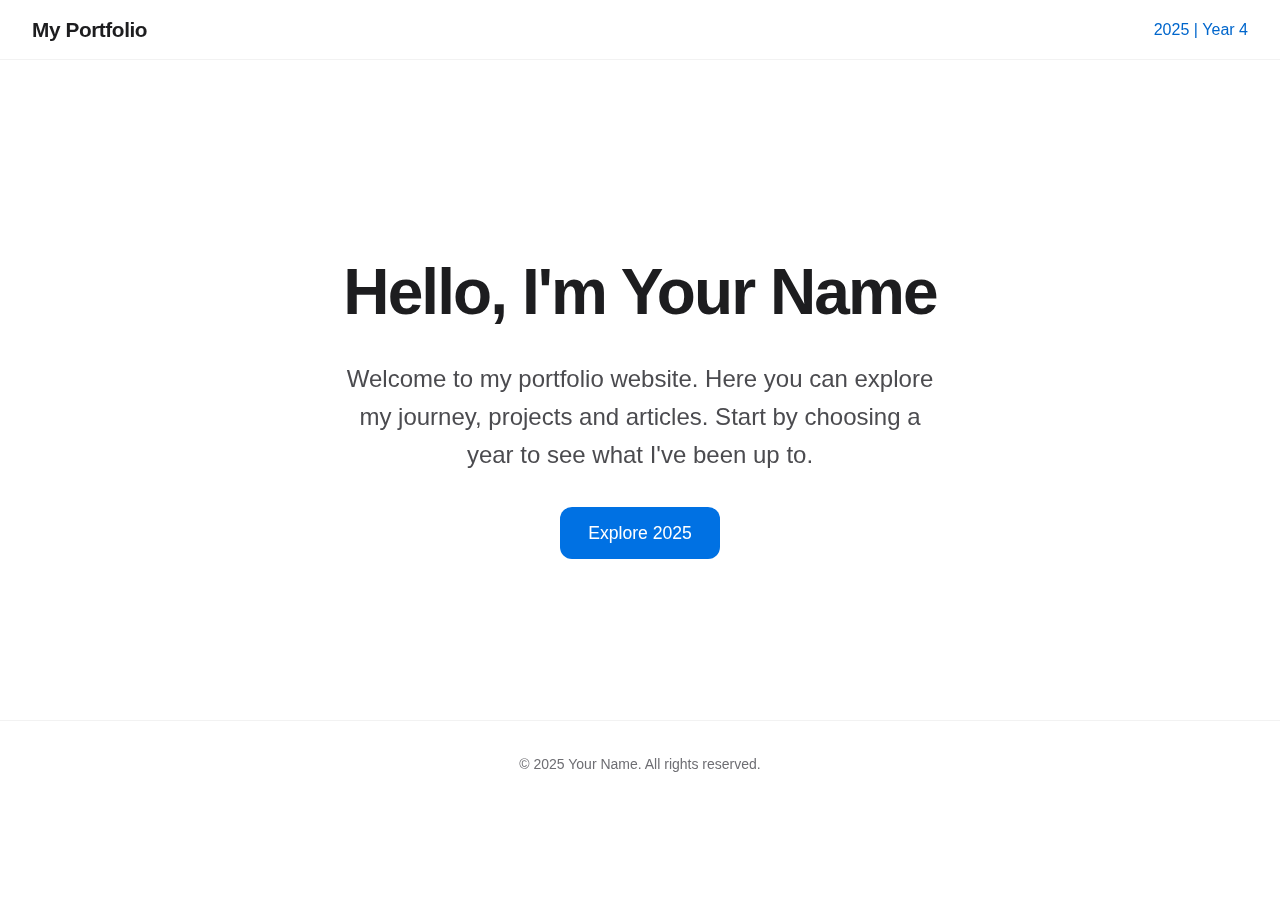
<file: index.html>
<!DOCTYPE html>
<html lang="en">
<head>
  <meta charset="UTF-8">
  <meta name="viewport" content="width=device-width, initial-scale=1.0">
  <title>My Portfolio</title>
  <link rel="stylesheet" href="style.css">
</head>
<body>
  <!-- Header -->
  <header>
    <div class="logo">My Portfolio</div>
    <nav>
      <ul>
        <!-- Add more year links here as needed -->
        <li><a href="year2025.html">2025&nbsp;|&nbsp;Year&nbsp;4</a></li>
      </ul>
    </nav>
  </header>

  <!-- Hero Section -->
  <section class="hero">
    <h1>Hello, I'm Your Name</h1>
    <p>Welcome to my portfolio website. Here you can explore my journey, projects and articles. Start by choosing a year to see what I've been up to.</p>
    <a href="year2025.html" class="button">Explore 2025</a>
  </section>

  <footer>
    &copy; 2025 Your Name. All rights reserved.
  </footer>
</body>
</html>
</file>
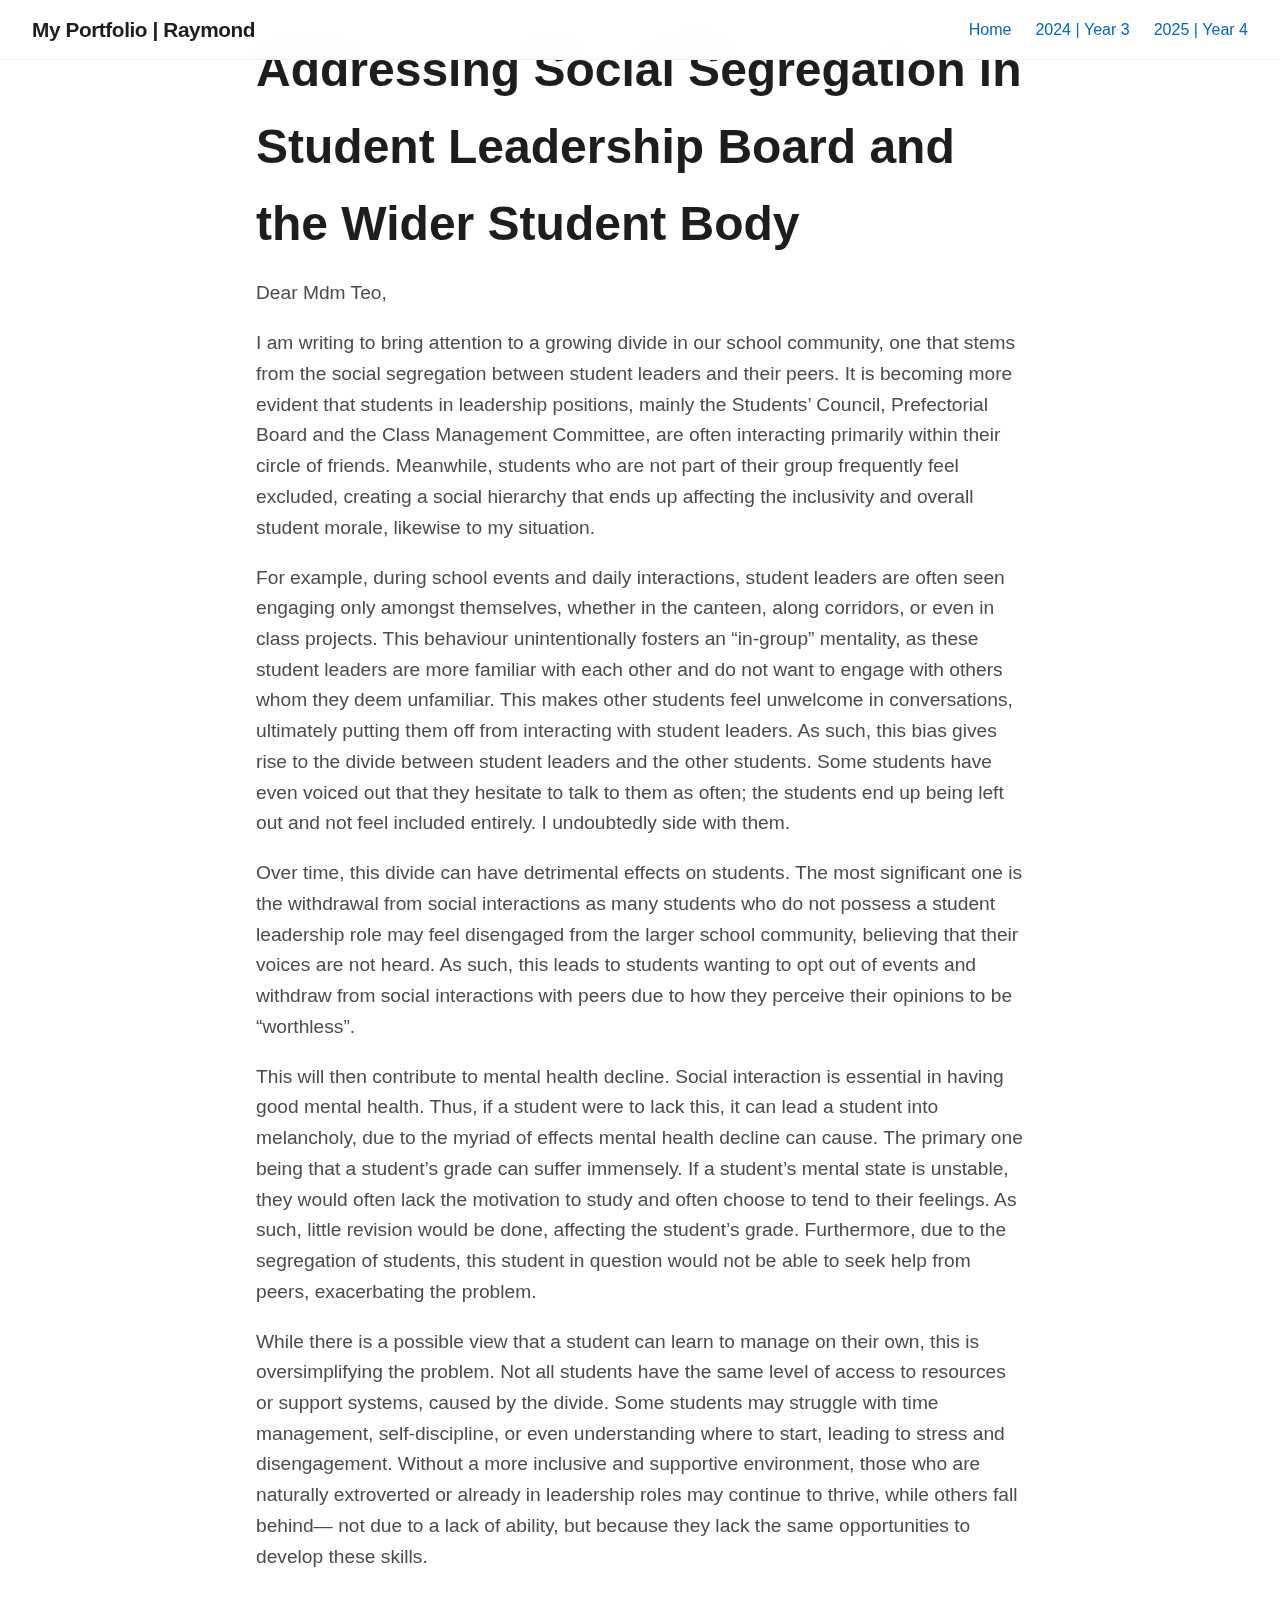
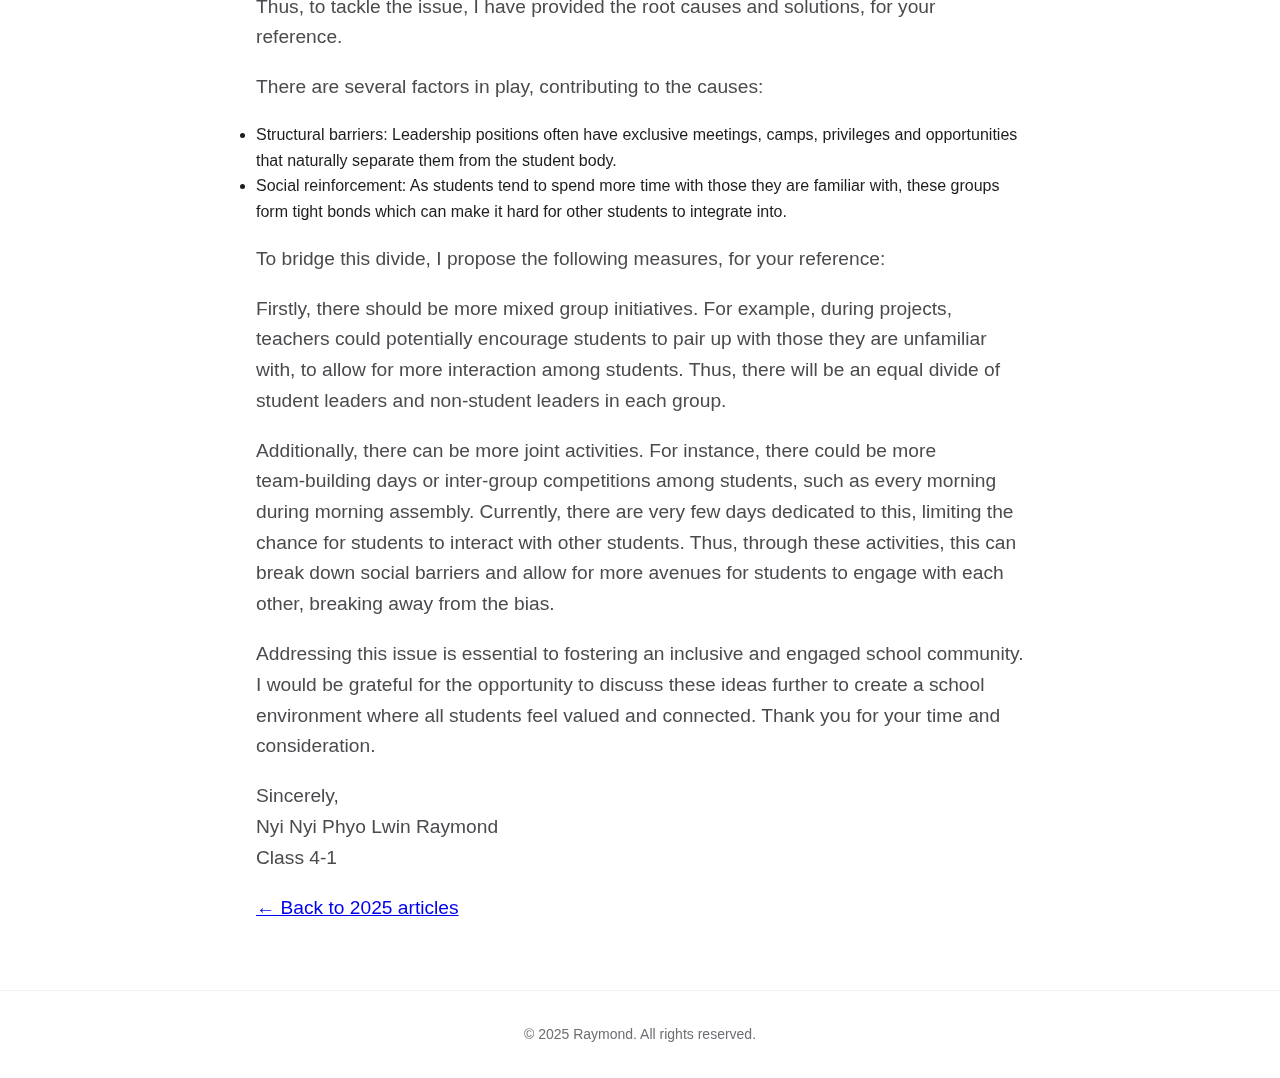
<file: article1.html>
<!DOCTYPE html>
<html lang="en">
<head>
  <meta charset="UTF-8">
  <meta name="viewport" content="width=device-width, initial-scale=1.0">
  <title>Addressing Social Segregation in Student Leadership</title>
  <link rel="stylesheet" href="style.css">
</head>
<body>
  <header>
    <div class="logo">My Portfolio | Raymond</div>
    <nav>
      <ul>
        <li><a href="index.html">Home</a></li>
        <li><a href="year2024.html">2024&nbsp;|&nbsp;Year&nbsp;3</a></li>
        <li><a href="year2025.html">2025&nbsp;|&nbsp;Year&nbsp;4</a></li>
      </ul>
    </nav>
  </header>
  <section class="article-content">
    <h1>Addressing Social Segregation in Student Leadership Board and the Wider Student Body</h1>
    <p>Dear Mdm Teo,</p>
    <p>I am writing to bring attention to a growing divide in our school community, one that stems from the social segregation between student leaders and their peers. It is becoming more evident that students in leadership positions, mainly the Students’ Council, Prefectorial Board and the Class Management Committee, are often interacting primarily within their circle of friends. Meanwhile, students who are not part of their group frequently feel excluded, creating a social hierarchy that ends up affecting the inclusivity and overall student morale, likewise to my situation.</p>
    <p>For example, during school events and daily interactions, student leaders are often seen engaging only amongst themselves, whether in the canteen, along corridors, or even in class projects. This behaviour unintentionally fosters an “in‑group” mentality, as these student leaders are more familiar with each other and do not want to engage with others whom they deem unfamiliar. This makes other students feel unwelcome in conversations, ultimately putting them off from interacting with student leaders. As such, this bias gives rise to the divide between student leaders and the other students. Some students have even voiced out that they hesitate to talk to them as often; the students end up being left out and not feel included entirely. I undoubtedly side with them.</p>
    <p>Over time, this divide can have detrimental effects on students. The most significant one is the withdrawal from social interactions as many students who do not possess a student leadership role may feel disengaged from the larger school community, believing that their voices are not heard. As such, this leads to students wanting to opt out of events and withdraw from social interactions with peers due to how they perceive their opinions to be “worthless”.</p>
    <p>This will then contribute to mental health decline. Social interaction is essential in having good mental health. Thus, if a student were to lack this, it can lead a student into melancholy, due to the myriad of effects mental health decline can cause. The primary one being that a student’s grade can suffer immensely. If a student’s mental state is unstable, they would often lack the motivation to study and often choose to tend to their feelings. As such, little revision would be done, affecting the student’s grade. Furthermore, due to the segregation of students, this student in question would not be able to seek help from peers, exacerbating the problem.</p>
    <p>While there is a possible view that a student can learn to manage on their own, this is oversimplifying the problem. Not all students have the same level of access to resources or support systems, caused by the divide. Some students may struggle with time management, self‑discipline, or even understanding where to start, leading to stress and disengagement. Without a more inclusive and supportive environment, those who are naturally extroverted or already in leadership roles may continue to thrive, while others fall behind— not due to a lack of ability, but because they lack the same opportunities to develop these skills.</p>
    <p>Thus, to tackle the issue, I have provided the root causes and solutions, for your reference.</p>
    <p>There are several factors in play, contributing to the causes:</p>
    <p>  </p>
    <ul>
      <li>Structural barriers: Leadership positions often have exclusive meetings, camps, privileges and opportunities that naturally separate them from the student body.</li>
      <li>Social reinforcement: As students tend to spend more time with those they are familiar with, these groups form tight bonds which can make it hard for other students to integrate into.</li>
    </ul>
    <p> </p>
    <p>To bridge this divide, I propose the following measures, for your reference:</p>
    <p> </p>
    <p>Firstly, there should be more mixed group initiatives. For example, during projects, teachers could potentially encourage students to pair up with those they are unfamiliar with, to allow for more interaction among students. Thus, there will be an equal divide of student leaders and non‑student leaders in each group.</p>
    <p>Additionally, there can be more joint activities. For instance, there could be more team‑building days or inter‑group competitions among students, such as every morning during morning assembly. Currently, there are very few days dedicated to this, limiting the chance for students to interact with other students. Thus, through these activities, this can break down social barriers and allow for more avenues for students to engage with each other, breaking away from the bias.</p>
    <p>Addressing this issue is essential to fostering an inclusive and engaged school community. I would be grateful for the opportunity to discuss these ideas further to create a school environment where all students feel valued and connected. Thank you for your time and consideration.</p>
    <p>Sincerely,<br>Nyi&nbsp;Nyi Phyo Lwin Raymond<br>Class 4‑1</p>
    <p><a href="year2025.html">&larr; Back to 2025 articles</a></p>
  </section>
  <footer>
    &copy; 2025 Raymond. All rights reserved.
  </footer>
</body>
</html>
</file>
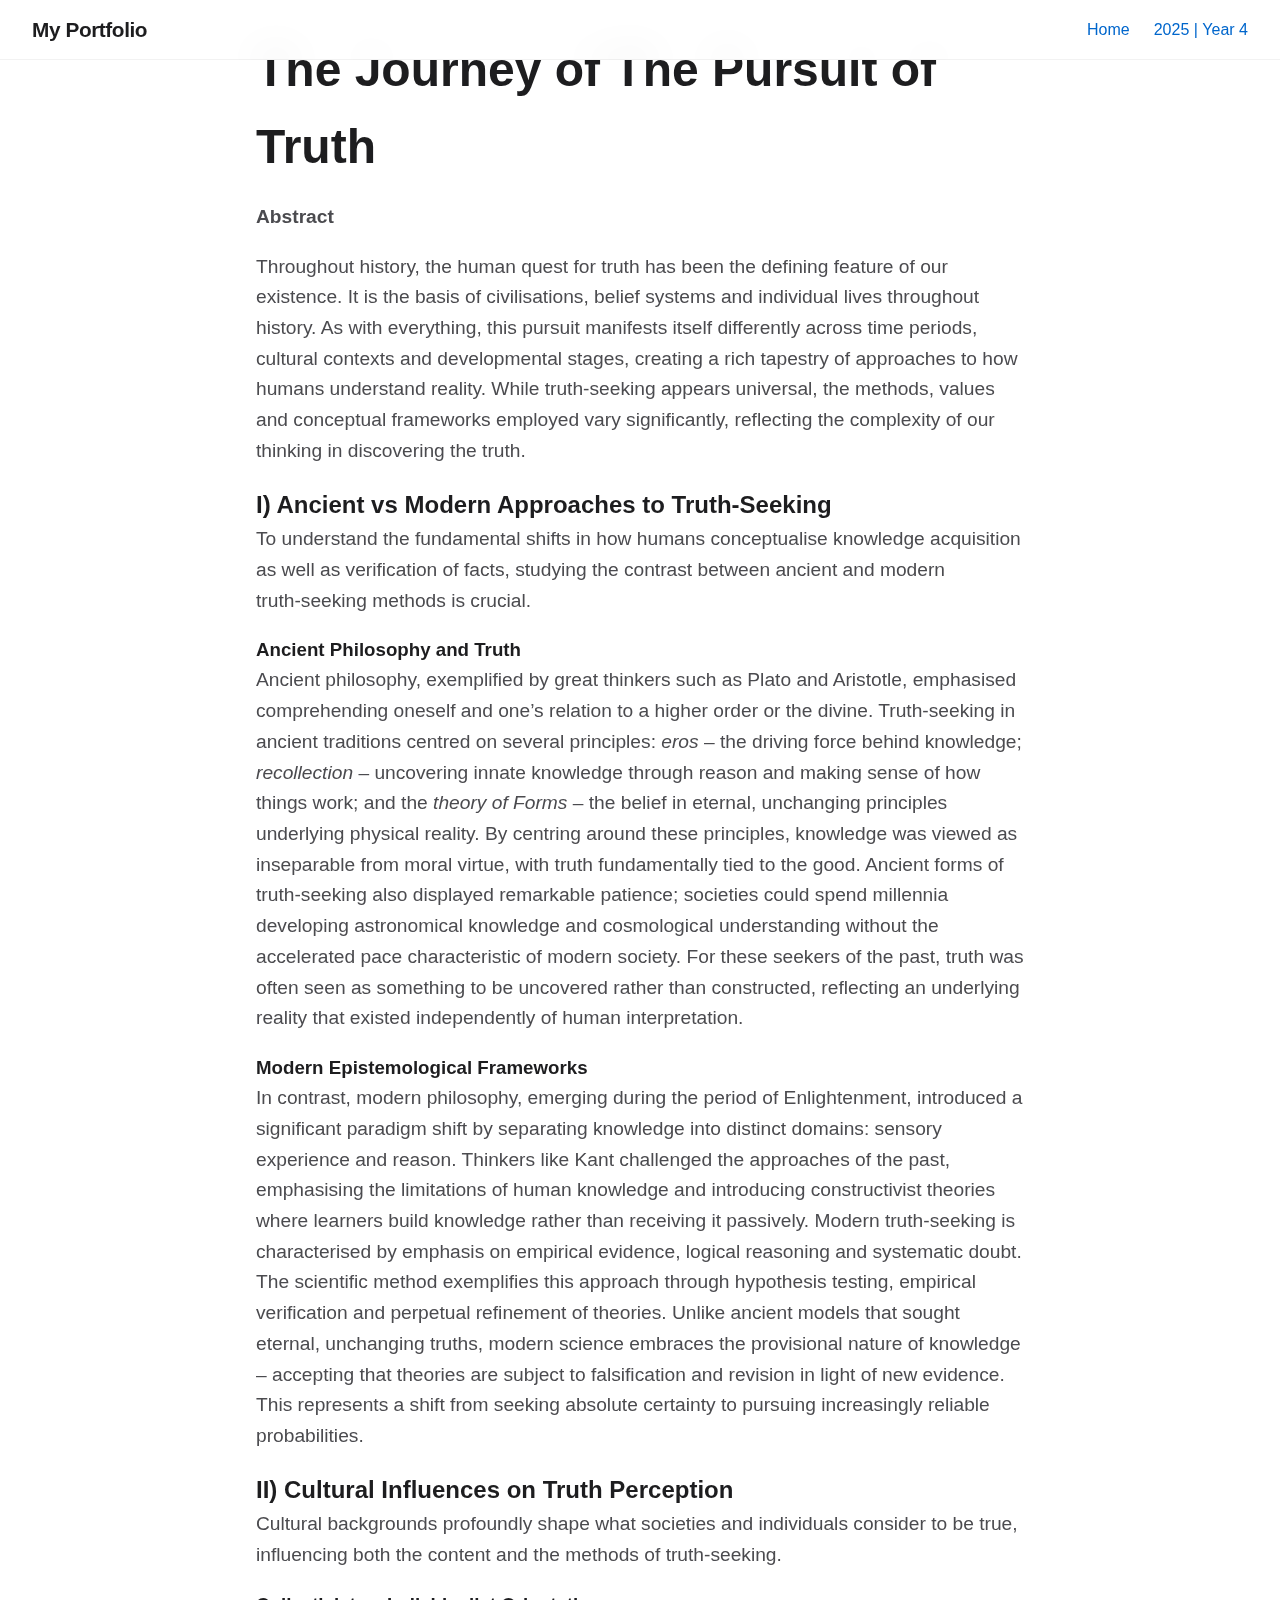
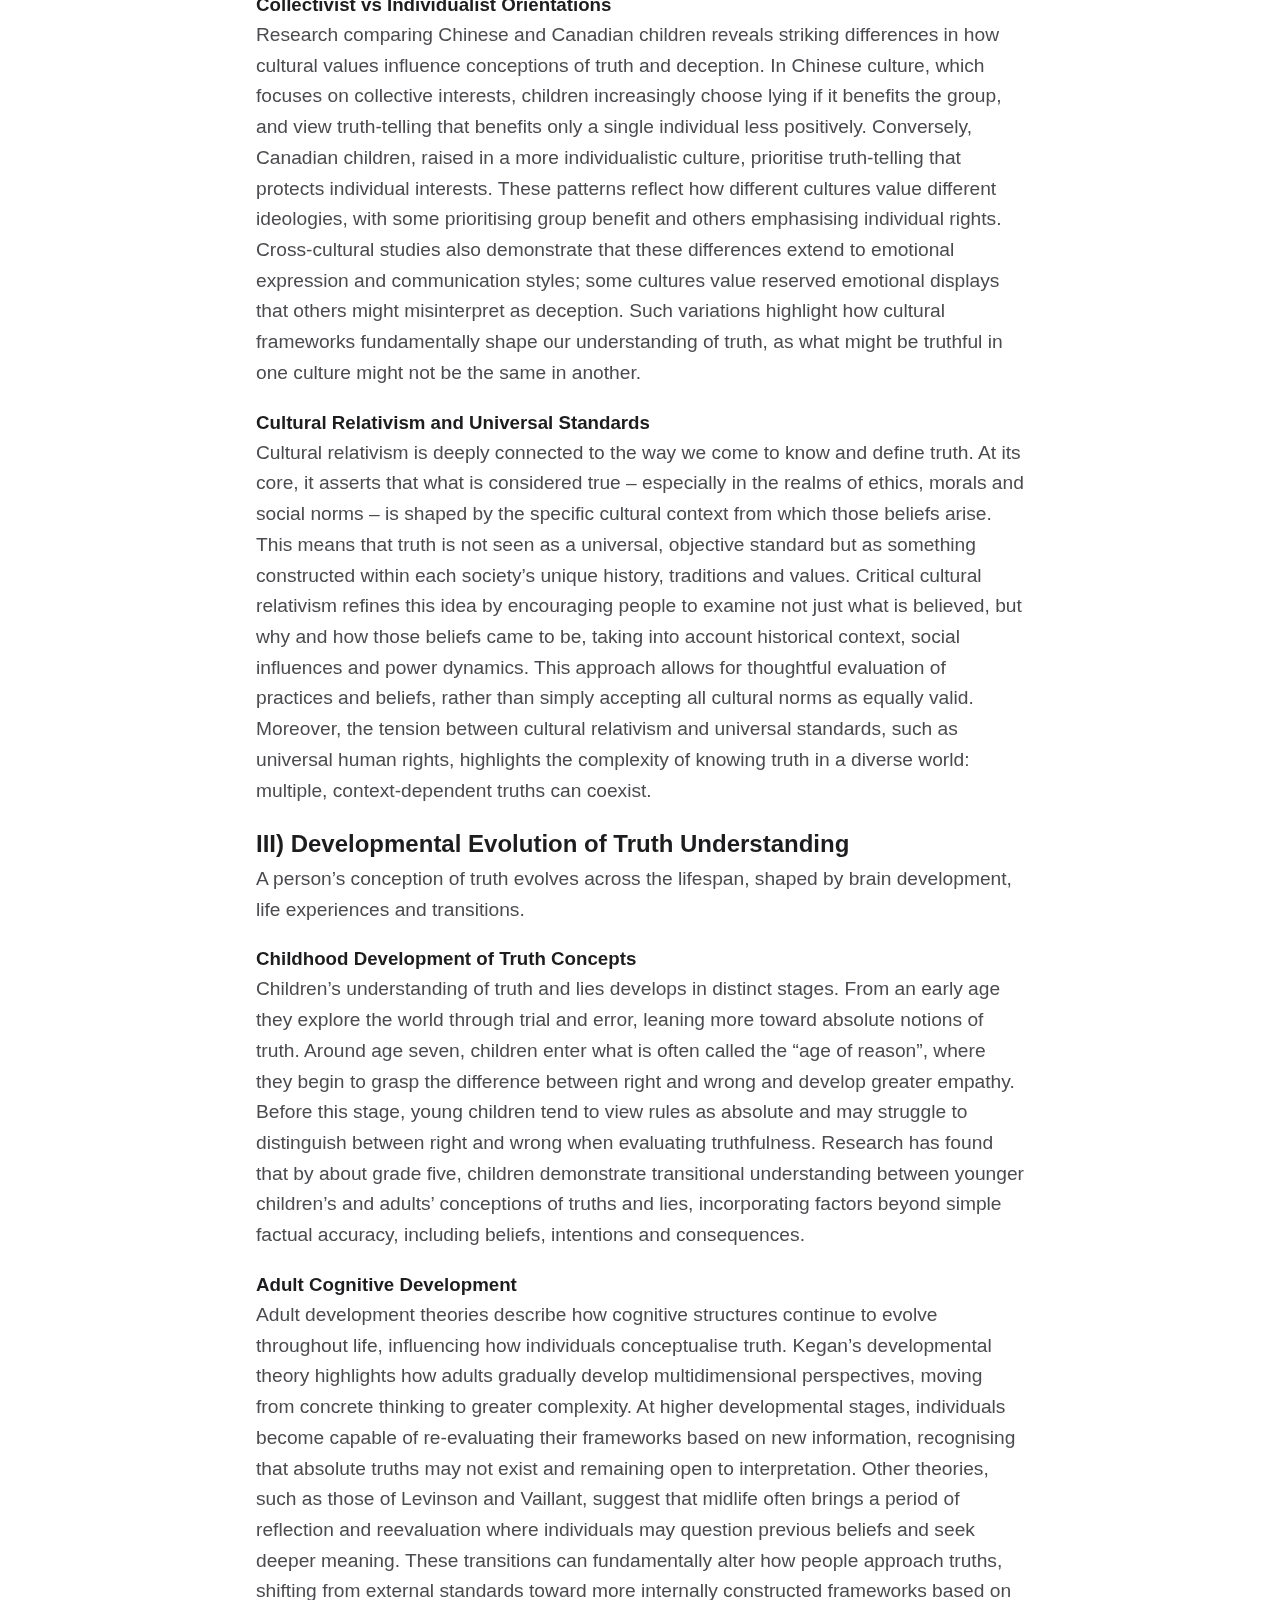
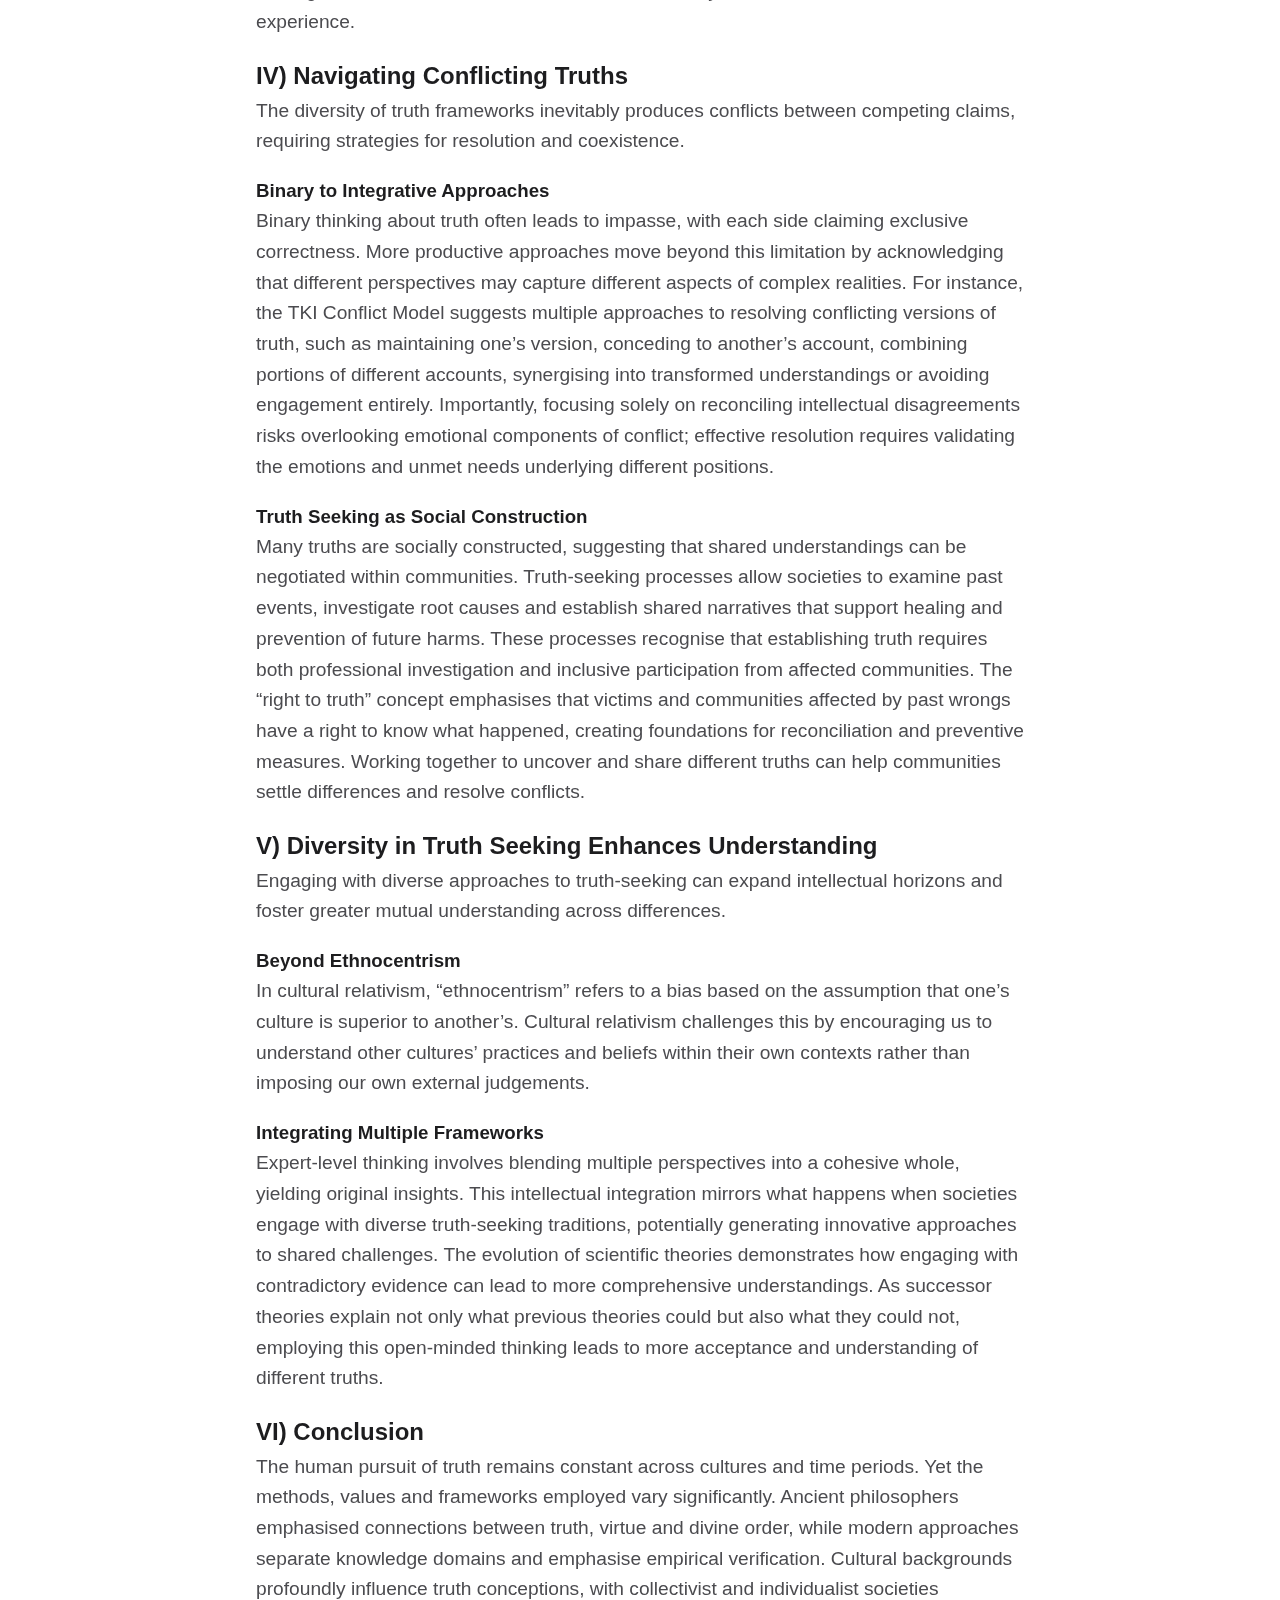
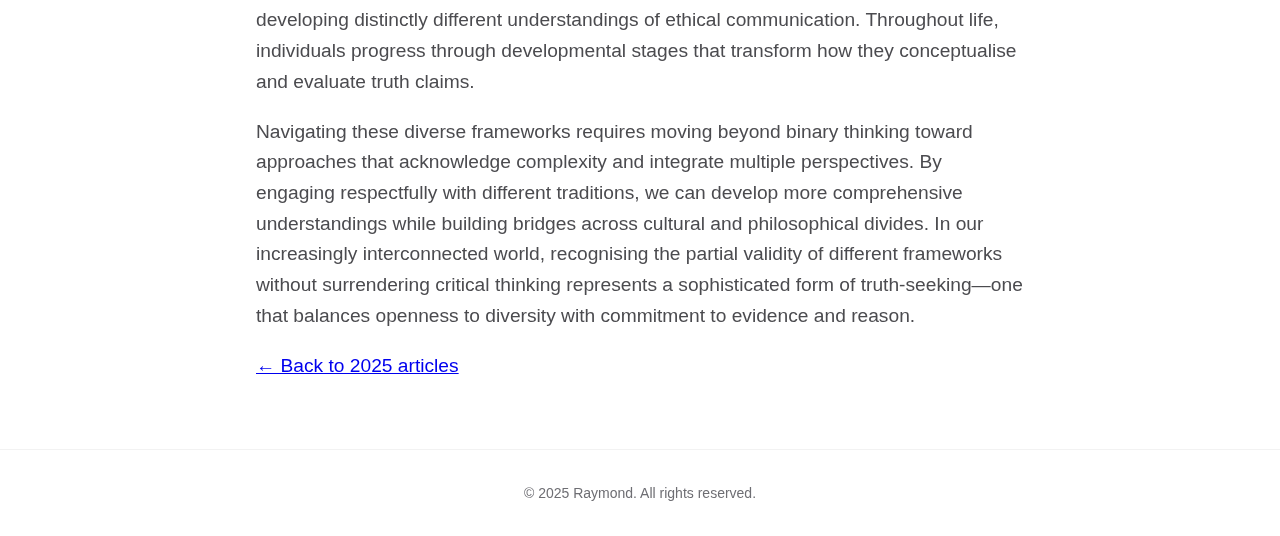
<file: article2.html>
<!DOCTYPE html>
<html lang="en">
<head>
  <meta charset="UTF-8">
  <meta name="viewport" content="width=device-width, initial-scale=1.0">
  <title>The Journey of The Pursuit of Truth</title>
  <link rel="stylesheet" href="style.css">
</head>
<body>
  <header>
    <div class="logo">My Portfolio</div>
    <nav>
      <ul>
        <li><a href="index.html">Home</a></li>
        <li><a href="year2025.html">2025&nbsp;|&nbsp;Year&nbsp;4</a></li>
      </ul>
    </nav>
  </header>
  <section class="article-content">
    <h1>The Journey of The Pursuit of Truth</h1>
    <p><strong>Abstract</strong></p>
    <p>Throughout history, the human quest for truth has been the defining feature of our existence.  It is the basis of civilisations, belief systems and individual lives throughout history.  As with everything, this pursuit manifests itself differently across time periods, cultural contexts and developmental stages, creating a rich tapestry of approaches to how humans understand reality.  While truth‑seeking appears universal, the methods, values and conceptual frameworks employed vary significantly, reflecting the complexity of our thinking in discovering the truth.</p>

    <h2>I) Ancient vs&nbsp;Modern Approaches to Truth‑Seeking</h2>
    <p>To understand the fundamental shifts in how humans conceptualise knowledge acquisition as well as verification of facts, studying the contrast between ancient and modern truth‑seeking methods is crucial.</p>
    <h3>Ancient Philosophy and Truth</h3>
    <p>Ancient philosophy, exemplified by great thinkers such as Plato and Aristotle, emphasised comprehending oneself and one’s relation to a higher order or the divine.  Truth‑seeking in ancient traditions centred on several principles: <em>eros</em> – the driving force behind knowledge; <em>recollection</em> – uncovering innate knowledge through reason and making sense of how things work; and the <em>theory of Forms</em> – the belief in eternal, unchanging principles underlying physical reality.  By centring around these principles, knowledge was viewed as inseparable from moral virtue, with truth fundamentally tied to the good.  Ancient forms of truth‑seeking also displayed remarkable patience; societies could spend millennia developing astronomical knowledge and cosmological understanding without the accelerated pace characteristic of modern society.  For these seekers of the past, truth was often seen as something to be uncovered rather than constructed, reflecting an underlying reality that existed independently of human interpretation.</p>
    <h3>Modern Epistemological Frameworks</h3>
    <p>In contrast, modern philosophy, emerging during the period of Enlightenment, introduced a significant paradigm shift by separating knowledge into distinct domains: sensory experience and reason.  Thinkers like Kant challenged the approaches of the past, emphasising the limitations of human knowledge and introducing constructivist theories where learners build knowledge rather than receiving it passively.  Modern truth‑seeking is characterised by emphasis on empirical evidence, logical reasoning and systematic doubt.  The scientific method exemplifies this approach through hypothesis testing, empirical verification and perpetual refinement of theories.  Unlike ancient models that sought eternal, unchanging truths, modern science embraces the provisional nature of knowledge – accepting that theories are subject to falsification and revision in light of new evidence.  This represents a shift from seeking absolute certainty to pursuing increasingly reliable probabilities.</p>

    <h2>II) Cultural Influences on Truth Perception</h2>
    <p>Cultural backgrounds profoundly shape what societies and individuals consider to be true, influencing both the content and the methods of truth‑seeking.</p>
    <h3>Collectivist vs&nbsp;Individualist Orientations</h3>
    <p>Research comparing Chinese and Canadian children reveals striking differences in how cultural values influence conceptions of truth and deception.  In Chinese culture, which focuses on collective interests, children increasingly choose lying if it benefits the group, and view truth‑telling that benefits only a single individual less positively.  Conversely, Canadian children, raised in a more individualistic culture, prioritise truth‑telling that protects individual interests.  These patterns reflect how different cultures value different ideologies, with some prioritising group benefit and others emphasising individual rights.  Cross‑cultural studies also demonstrate that these differences extend to emotional expression and communication styles; some cultures value reserved emotional displays that others might misinterpret as deception.  Such variations highlight how cultural frameworks fundamentally shape our understanding of truth, as what might be truthful in one culture might not be the same in another.</p>
    <h3>Cultural Relativism and Universal Standards</h3>
    <p>Cultural relativism is deeply connected to the way we come to know and define truth.  At its core, it asserts that what is considered true – especially in the realms of ethics, morals and social norms – is shaped by the specific cultural context from which those beliefs arise.  This means that truth is not seen as a universal, objective standard but as something constructed within each society’s unique history, traditions and values.  Critical cultural relativism refines this idea by encouraging people to examine not just what is believed, but why and how those beliefs came to be, taking into account historical context, social influences and power dynamics.  This approach allows for thoughtful evaluation of practices and beliefs, rather than simply accepting all cultural norms as equally valid.  Moreover, the tension between cultural relativism and universal standards, such as universal human rights, highlights the complexity of knowing truth in a diverse world: multiple, context‑dependent truths can coexist.</p>

    <h2>III) Developmental Evolution of Truth Understanding</h2>
    <p>A person’s conception of truth evolves across the lifespan, shaped by brain development, life experiences and transitions.</p>
    <h3>Childhood Development of Truth Concepts</h3>
    <p>Children’s understanding of truth and lies develops in distinct stages.  From an early age they explore the world through trial and error, leaning more toward absolute notions of truth.  Around age seven, children enter what is often called the “age of reason”, where they begin to grasp the difference between right and wrong and develop greater empathy.  Before this stage, young children tend to view rules as absolute and may struggle to distinguish between right and wrong when evaluating truthfulness.  Research has found that by about grade five, children demonstrate transitional understanding between younger children’s and adults’ conceptions of truths and lies, incorporating factors beyond simple factual accuracy, including beliefs, intentions and consequences.</p>
    <h3>Adult Cognitive Development</h3>
    <p>Adult development theories describe how cognitive structures continue to evolve throughout life, influencing how individuals conceptualise truth.  Kegan’s developmental theory highlights how adults gradually develop multidimensional perspectives, moving from concrete thinking to greater complexity.  At higher developmental stages, individuals become capable of re‑evaluating their frameworks based on new information, recognising that absolute truths may not exist and remaining open to interpretation.  Other theories, such as those of Levinson and Vaillant, suggest that midlife often brings a period of reflection and reevaluation where individuals may question previous beliefs and seek deeper meaning.  These transitions can fundamentally alter how people approach truths, shifting from external standards toward more internally constructed frameworks based on experience.</p>

    <h2>IV) Navigating Conflicting Truths</h2>
    <p>The diversity of truth frameworks inevitably produces conflicts between competing claims, requiring strategies for resolution and coexistence.</p>
    <h3>Binary to Integrative Approaches</h3>
    <p>Binary thinking about truth often leads to impasse, with each side claiming exclusive correctness.  More productive approaches move beyond this limitation by acknowledging that different perspectives may capture different aspects of complex realities.  For instance, the TKI Conflict Model suggests multiple approaches to resolving conflicting versions of truth, such as maintaining one’s version, conceding to another’s account, combining portions of different accounts, synergising into transformed understandings or avoiding engagement entirely.  Importantly, focusing solely on reconciling intellectual disagreements risks overlooking emotional components of conflict; effective resolution requires validating the emotions and unmet needs underlying different positions.</p>
    <h3>Truth Seeking as Social Construction</h3>
    <p>Many truths are socially constructed, suggesting that shared understandings can be negotiated within communities.  Truth‑seeking processes allow societies to examine past events, investigate root causes and establish shared narratives that support healing and prevention of future harms.  These processes recognise that establishing truth requires both professional investigation and inclusive participation from affected communities.  The “right to truth” concept emphasises that victims and communities affected by past wrongs have a right to know what happened, creating foundations for reconciliation and preventive measures.  Working together to uncover and share different truths can help communities settle differences and resolve conflicts.</p>

    <h2>V) Diversity in Truth Seeking Enhances Understanding</h2>
    <p>Engaging with diverse approaches to truth‑seeking can expand intellectual horizons and foster greater mutual understanding across differences.</p>
    <h3>Beyond Ethnocentrism</h3>
    <p>In cultural relativism, “ethnocentrism” refers to a bias based on the assumption that one’s culture is superior to another’s.  Cultural relativism challenges this by encouraging us to understand other cultures’ practices and beliefs within their own contexts rather than imposing our own external judgements.</p>
    <h3>Integrating Multiple Frameworks</h3>
    <p>Expert‑level thinking involves blending multiple perspectives into a cohesive whole, yielding original insights.  This intellectual integration mirrors what happens when societies engage with diverse truth‑seeking traditions, potentially generating innovative approaches to shared challenges.  The evolution of scientific theories demonstrates how engaging with contradictory evidence can lead to more comprehensive understandings.  As successor theories explain not only what previous theories could but also what they could not, employing this open‑minded thinking leads to more acceptance and understanding of different truths.</p>

    <h2>VI) Conclusion</h2>
    <p>The human pursuit of truth remains constant across cultures and time periods.  Yet the methods, values and frameworks employed vary significantly.  Ancient philosophers emphasised connections between truth, virtue and divine order, while modern approaches separate knowledge domains and emphasise empirical verification.  Cultural backgrounds profoundly influence truth conceptions, with collectivist and individualist societies developing distinctly different understandings of ethical communication.  Throughout life, individuals progress through developmental stages that transform how they conceptualise and evaluate truth claims.</p>
    <p>Navigating these diverse frameworks requires moving beyond binary thinking toward approaches that acknowledge complexity and integrate multiple perspectives.  By engaging respectfully with different traditions, we can develop more comprehensive understandings while building bridges across cultural and philosophical divides.  In our increasingly interconnected world, recognising the partial validity of different frameworks without surrendering critical thinking represents a sophisticated form of truth‑seeking—one that balances openness to diversity with commitment to evidence and reason.</p>

    <p><a href="year2025.html">&larr; Back to 2025 articles</a></p>
  </section>
  <footer>
    &copy; 2025 Raymond. All rights reserved.
  </footer>
</body>
</html>
</file>
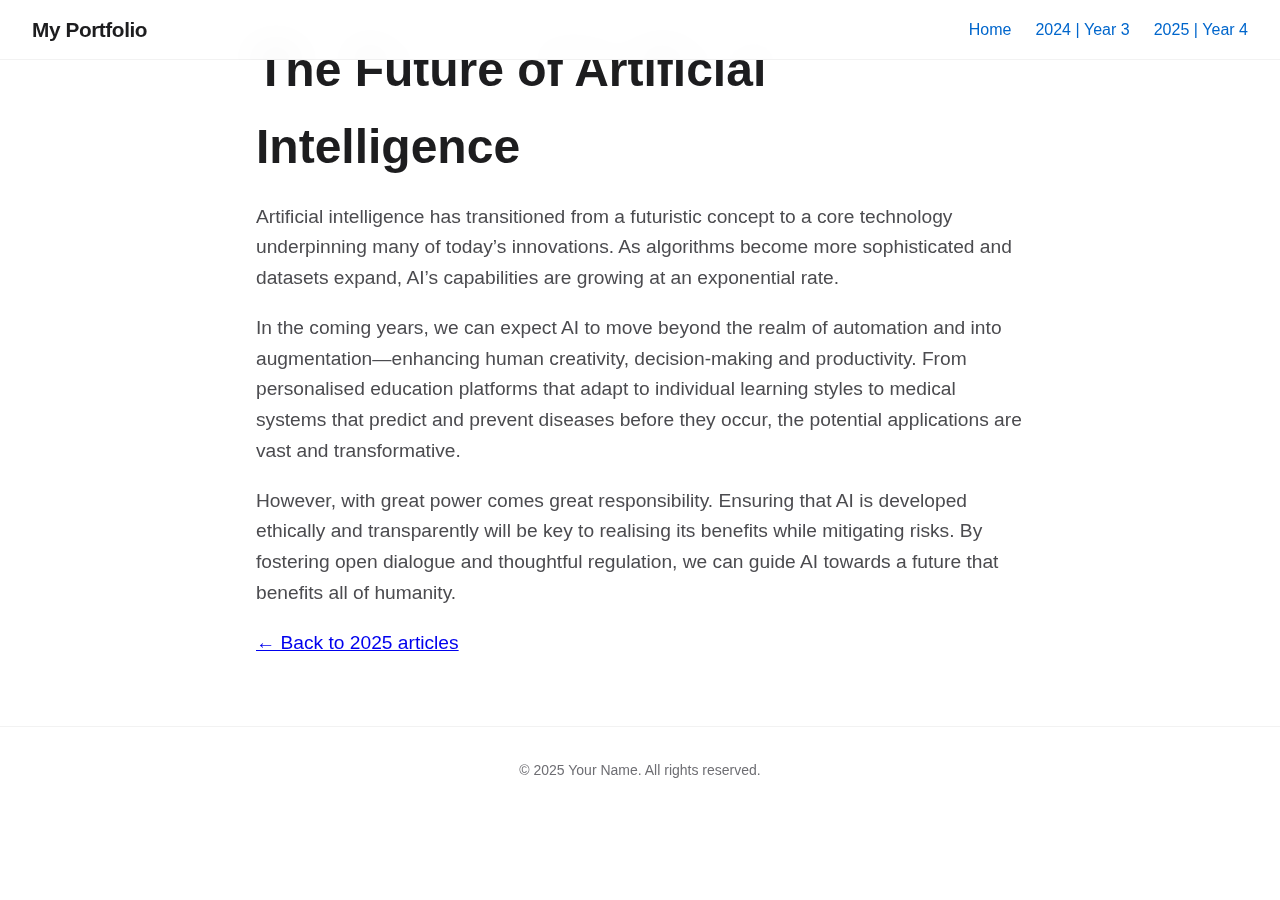
<file: article3.html>
<!DOCTYPE html>
<html lang="en">
<head>
  <meta charset="UTF-8">
  <meta name="viewport" content="width=device-width, initial-scale=1.0">
  <title>The Future of Artificial Intelligence</title>
  <link rel="stylesheet" href="style.css">
</head>
<body>
  <header>
    <div class="logo">My Portfolio</div>
    <nav>
      <ul>
        <li><a href="index.html">Home</a></li>
        <li><a href="year2024.html">2024&nbsp;|&nbsp;Year&nbsp;3</a></li>
        <li><a href="year2025.html">2025&nbsp;|&nbsp;Year&nbsp;4</a></li>
      </ul>
    </nav>
  </header>
  <section class="article-content">
    <h1>The Future of Artificial Intelligence</h1>
    <p>Artificial intelligence has transitioned from a futuristic concept to a core technology underpinning many of today’s innovations. As algorithms become more sophisticated and datasets expand, AI’s capabilities are growing at an exponential rate.</p>
    <p>In the coming years, we can expect AI to move beyond the realm of automation and into augmentation—enhancing human creativity, decision‑making and productivity. From personalised education platforms that adapt to individual learning styles to medical systems that predict and prevent diseases before they occur, the potential applications are vast and transformative.</p>
    <p>However, with great power comes great responsibility. Ensuring that AI is developed ethically and transparently will be key to realising its benefits while mitigating risks. By fostering open dialogue and thoughtful regulation, we can guide AI towards a future that benefits all of humanity.</p>
    <p><a href="year2025.html">&larr; Back to 2025 articles</a></p>
  </section>
  <footer>
    &copy; 2025 Your Name. All rights reserved.
  </footer>
</body>
</html>
</file>
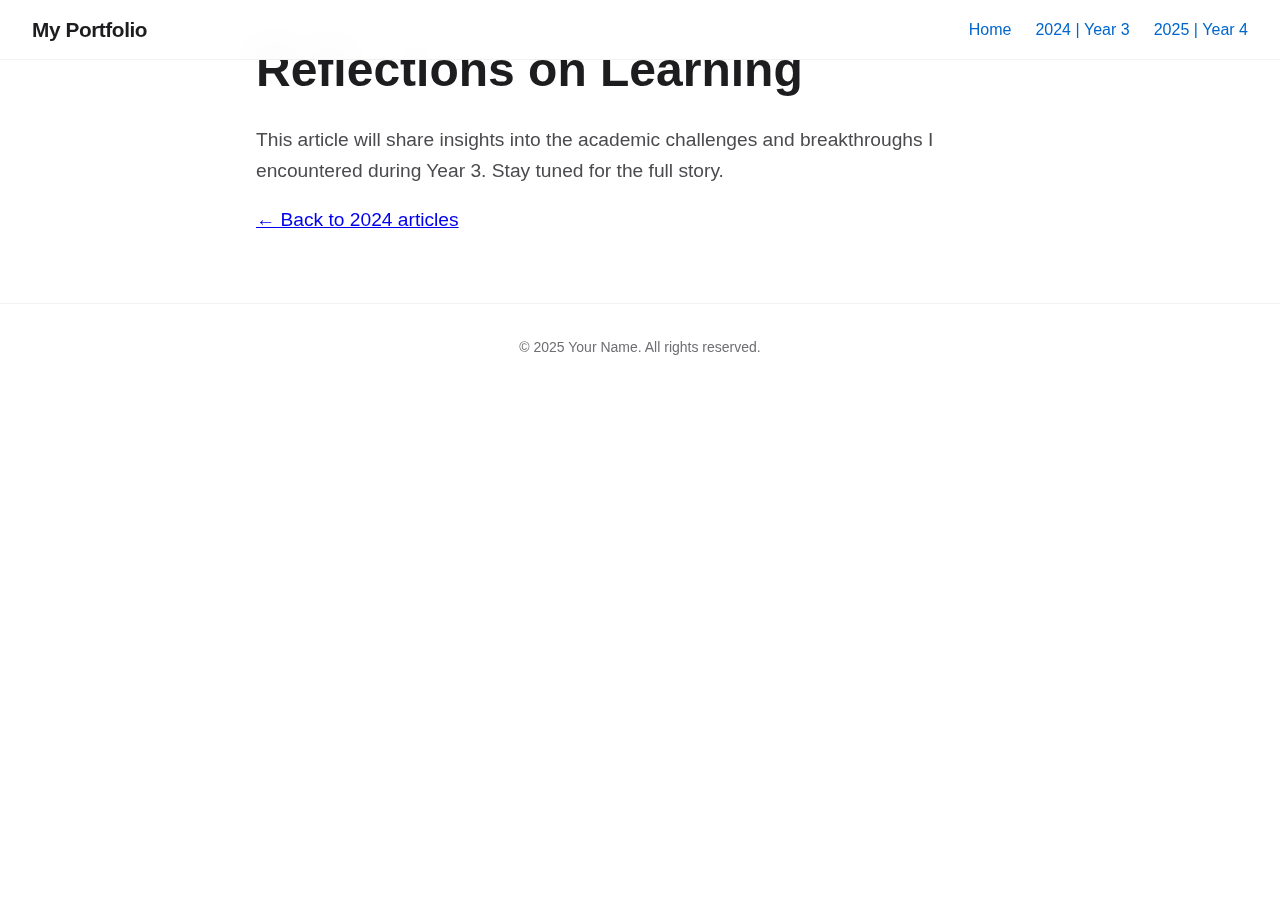
<file: article4.html>
<!DOCTYPE html>
<html lang="en">
<head>
  <meta charset="UTF-8">
  <meta name="viewport" content="width=device-width, initial-scale=1.0">
  <title>Reflections on Learning</title>
  <link rel="stylesheet" href="style.css">
</head>
<body>
  <header>
    <div class="logo">My Portfolio</div>
    <nav>
      <ul>
        <li><a href="index.html">Home</a></li>
        <li><a href="year2024.html">2024&nbsp;|&nbsp;Year&nbsp;3</a></li>
        <li><a href="year2025.html">2025&nbsp;|&nbsp;Year&nbsp;4</a></li>
      </ul>
    </nav>
  </header>
  <section class="article-content">
    <h1>Reflections on Learning</h1>
    <p>This article will share insights into the academic challenges and breakthroughs I encountered during Year&nbsp;3. Stay tuned for the full story.</p>
    <p><a href="year2024.html">&larr; Back to 2024 articles</a></p>
  </section>
  <footer>
    &copy; 2025 Your Name. All rights reserved.
  </footer>
</body>
</html>
</file>
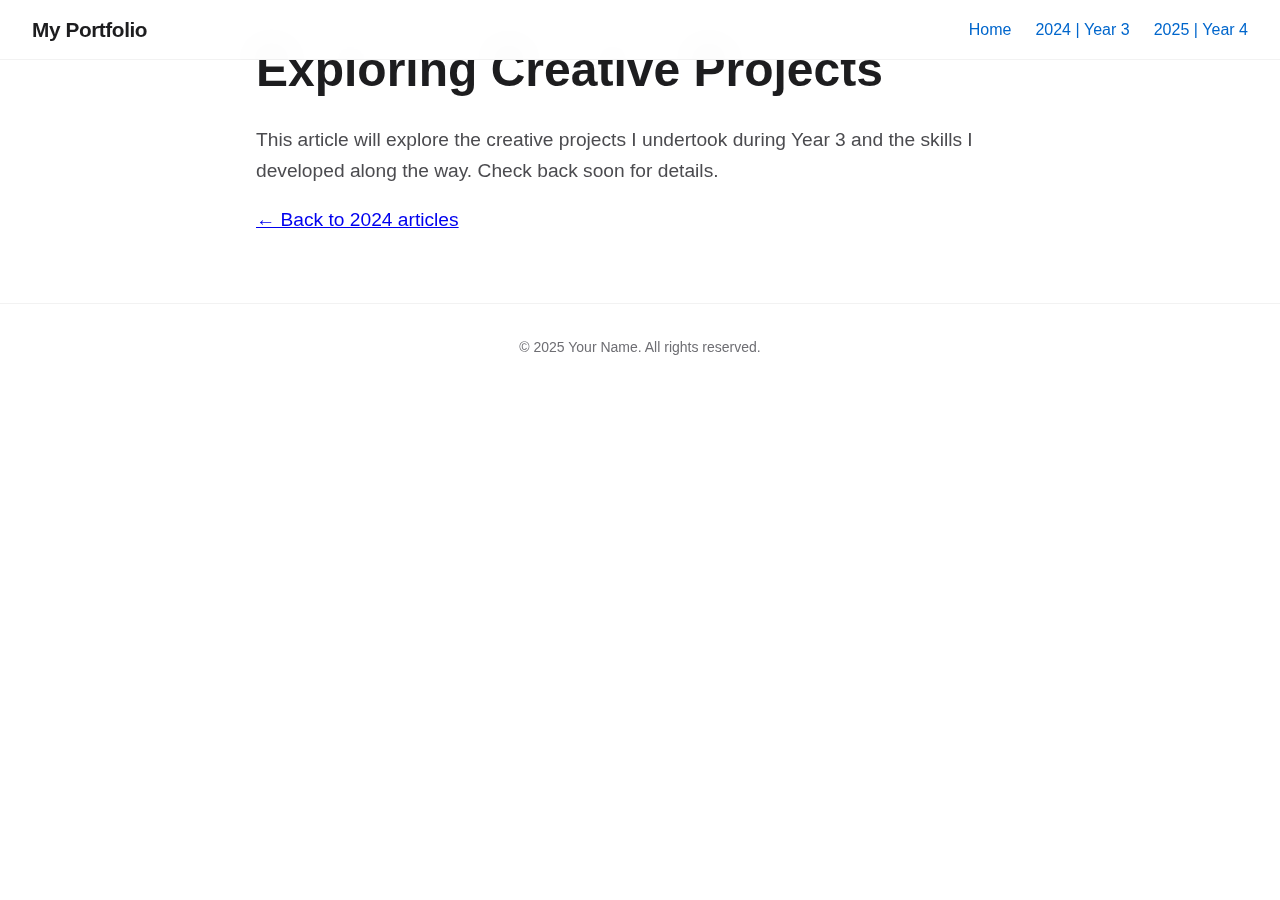
<file: article5.html>
<!DOCTYPE html>
<html lang="en">
<head>
  <meta charset="UTF-8">
  <meta name="viewport" content="width=device-width, initial-scale=1.0">
  <title>Exploring Creative Projects</title>
  <link rel="stylesheet" href="style.css">
</head>
<body>
  <header>
    <div class="logo">My Portfolio</div>
    <nav>
      <ul>
        <li><a href="index.html">Home</a></li>
        <li><a href="year2024.html">2024&nbsp;|&nbsp;Year&nbsp;3</a></li>
        <li><a href="year2025.html">2025&nbsp;|&nbsp;Year&nbsp;4</a></li>
      </ul>
    </nav>
  </header>
  <section class="article-content">
    <h1>Exploring Creative Projects</h1>
    <p>This article will explore the creative projects I undertook during Year&nbsp;3 and the skills I developed along the way. Check back soon for details.</p>
    <p><a href="year2024.html">&larr; Back to 2024 articles</a></p>
  </section>
  <footer>
    &copy; 2025 Your Name. All rights reserved.
  </footer>
</body>
</html>
</file>
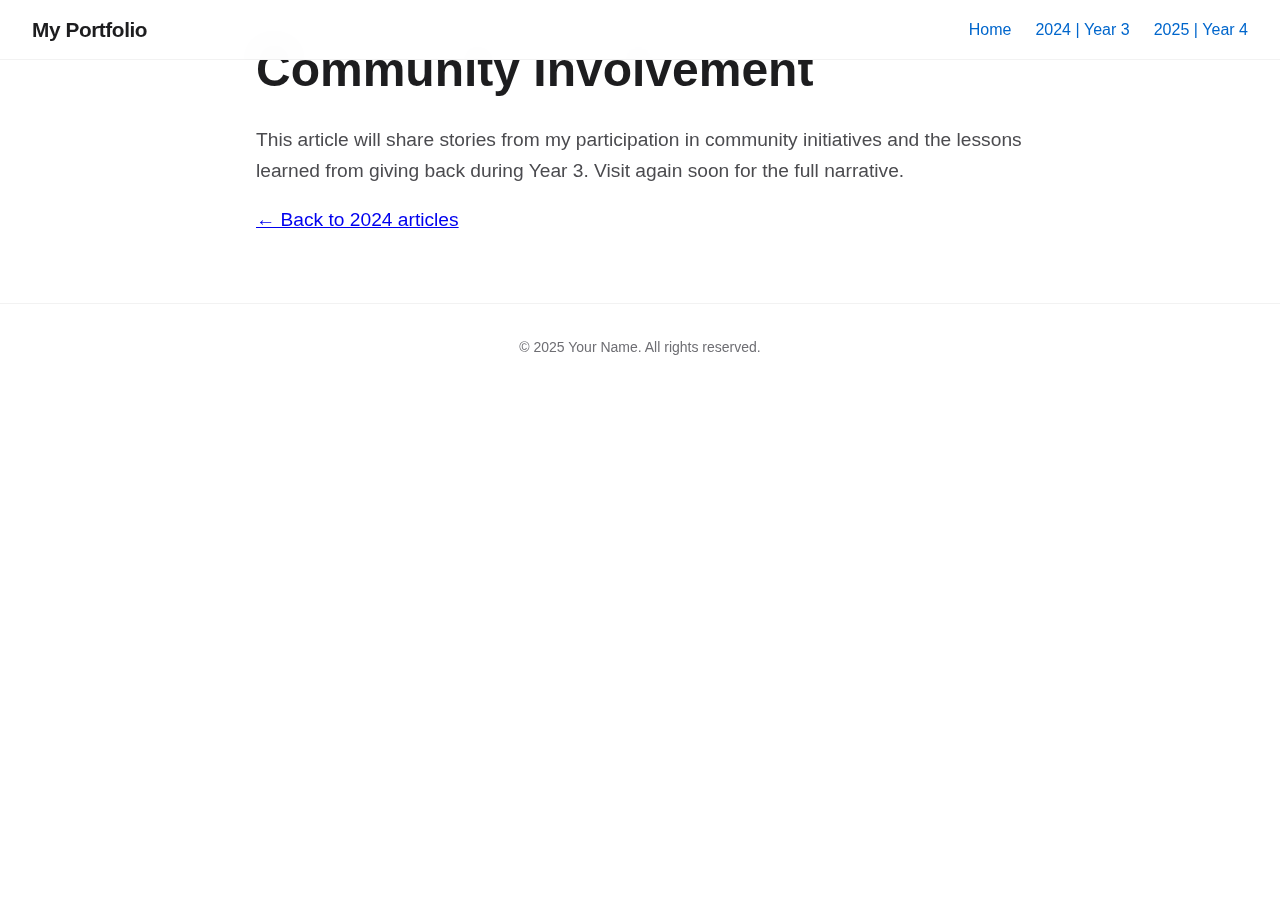
<file: article6.html>
<!DOCTYPE html>
<html lang="en">
<head>
  <meta charset="UTF-8">
  <meta name="viewport" content="width=device-width, initial-scale=1.0">
  <title>Community Involvement</title>
  <link rel="stylesheet" href="style.css">
</head>
<body>
  <header>
    <div class="logo">My Portfolio</div>
    <nav>
      <ul>
        <li><a href="index.html">Home</a></li>
        <li><a href="year2024.html">2024&nbsp;|&nbsp;Year&nbsp;3</a></li>
        <li><a href="year2025.html">2025&nbsp;|&nbsp;Year&nbsp;4</a></li>
      </ul>
    </nav>
  </header>
  <section class="article-content">
    <h1>Community Involvement</h1>
    <p>This article will share stories from my participation in community initiatives and the lessons learned from giving back during Year&nbsp;3. Visit again soon for the full narrative.</p>
    <p><a href="year2024.html">&larr; Back to 2024 articles</a></p>
  </section>
  <footer>
    &copy; 2025 Your Name. All rights reserved.
  </footer>
</body>
</html>
</file>
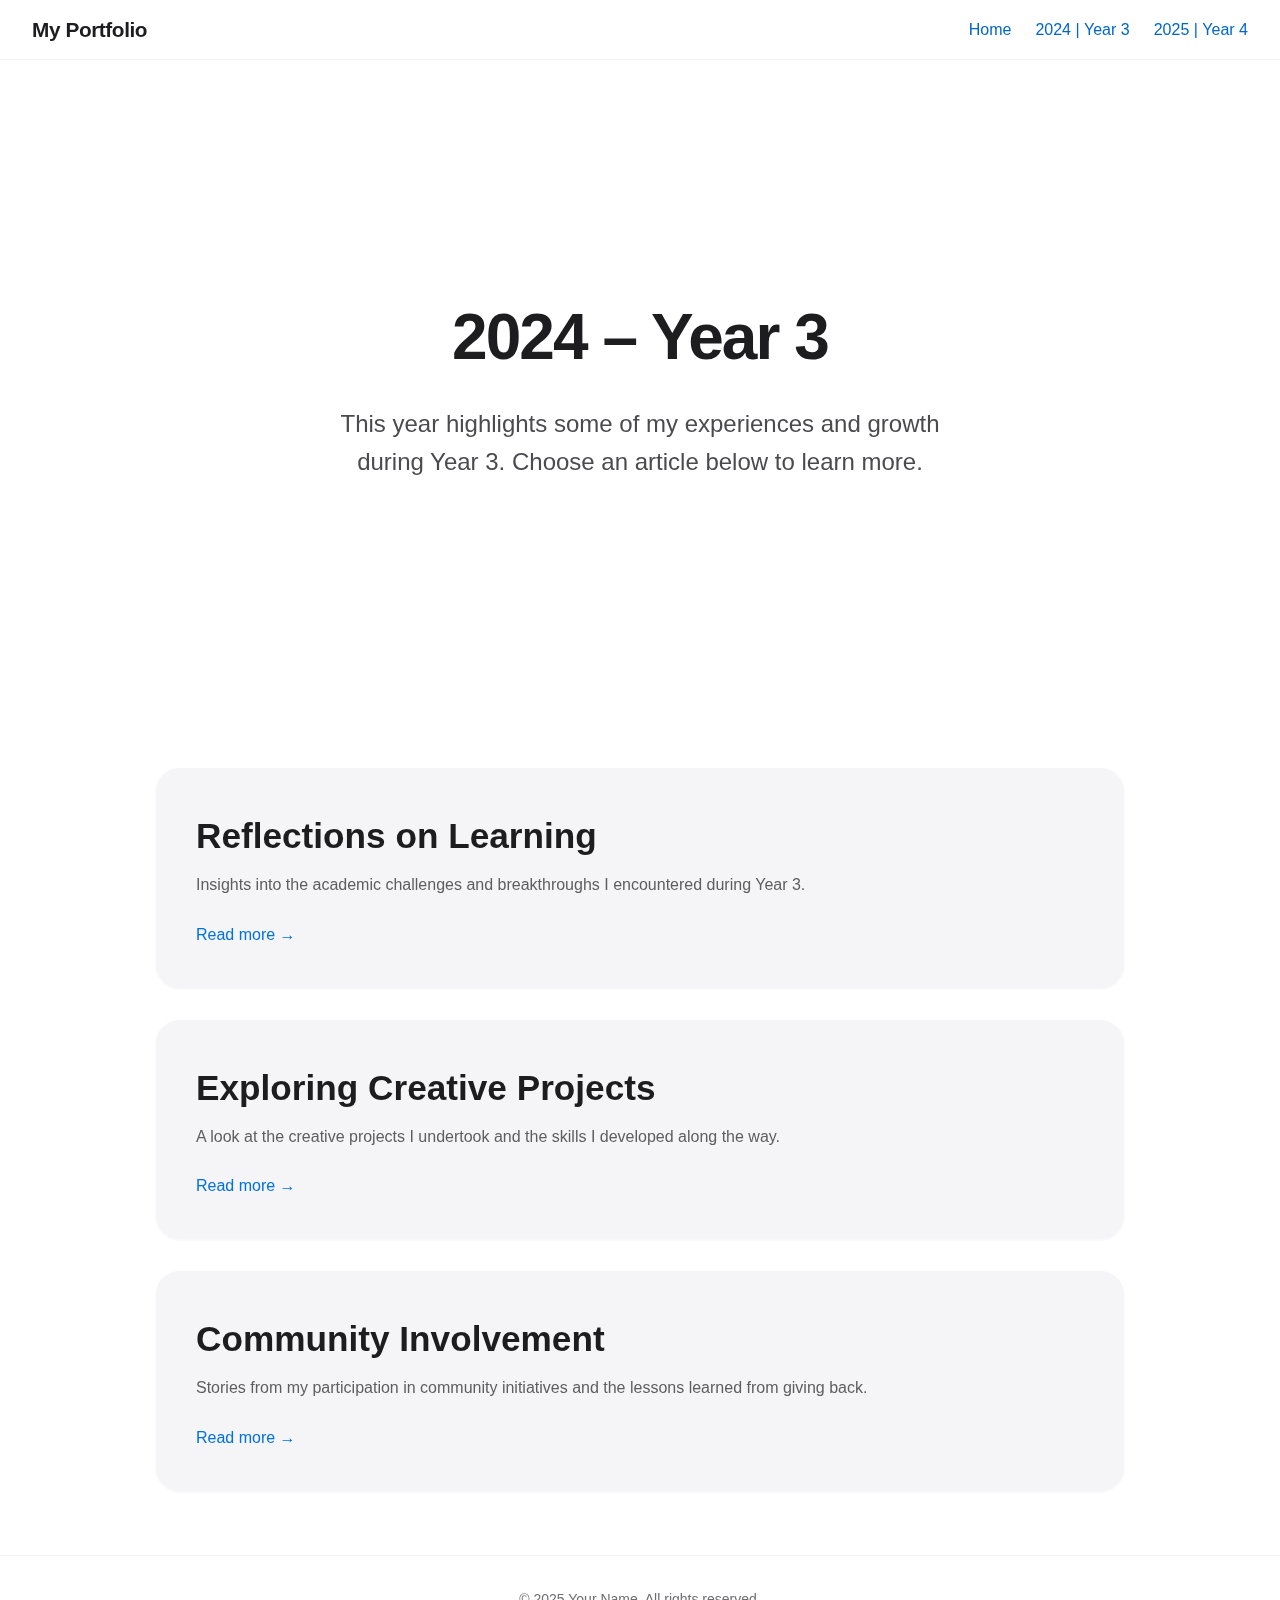
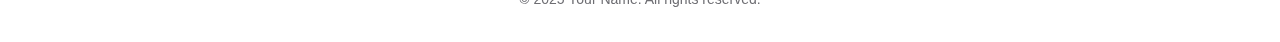
<file: year2024.html>
<!DOCTYPE html>
<html lang="en">
<head>
  <meta charset="UTF-8">
  <meta name="viewport" content="width=device-width, initial-scale=1.0">
  <title>2024 | Year 3</title>
  <link rel="stylesheet" href="style.css">
</head>
<body>
  <!-- Header -->
  <header>
    <div class="logo">My Portfolio</div>
    <nav>
      <ul>
        <li><a href="index.html">Home</a></li>
        <li><a href="year2024.html">2024&nbsp;|&nbsp;Year&nbsp;3</a></li>
        <li><a href="year2025.html">2025&nbsp;|&nbsp;Year&nbsp;4</a></li>
      </ul>
    </nav>
  </header>

  <!-- Hero Section for Year -->
  <section class="hero">
    <h1>2024 &ndash; Year&nbsp;3</h1>
    <p>This year highlights some of my experiences and growth during Year&nbsp;3. Choose an article below to learn more.</p>
  </section>

  <!-- List of Articles for 2024 -->
  <section class="cards">
    <div class="card">
      <h2>Reflections on Learning</h2>
      <p>Insights into the academic challenges and breakthroughs I encountered during Year&nbsp;3.</p>
      <a href="article4.html">Read more &rarr;</a>
    </div>
    <div class="card">
      <h2>Exploring Creative Projects</h2>
      <p>A look at the creative projects I undertook and the skills I developed along the way.</p>
      <a href="article5.html">Read more &rarr;</a>
    </div>
    <div class="card">
      <h2>Community Involvement</h2>
      <p>Stories from my participation in community initiatives and the lessons learned from giving back.</p>
      <a href="article6.html">Read more &rarr;</a>
    </div>
  </section>

  <footer>
    &copy; 2025 Your Name. All rights reserved.
  </footer>
</body>
</html>
</file>
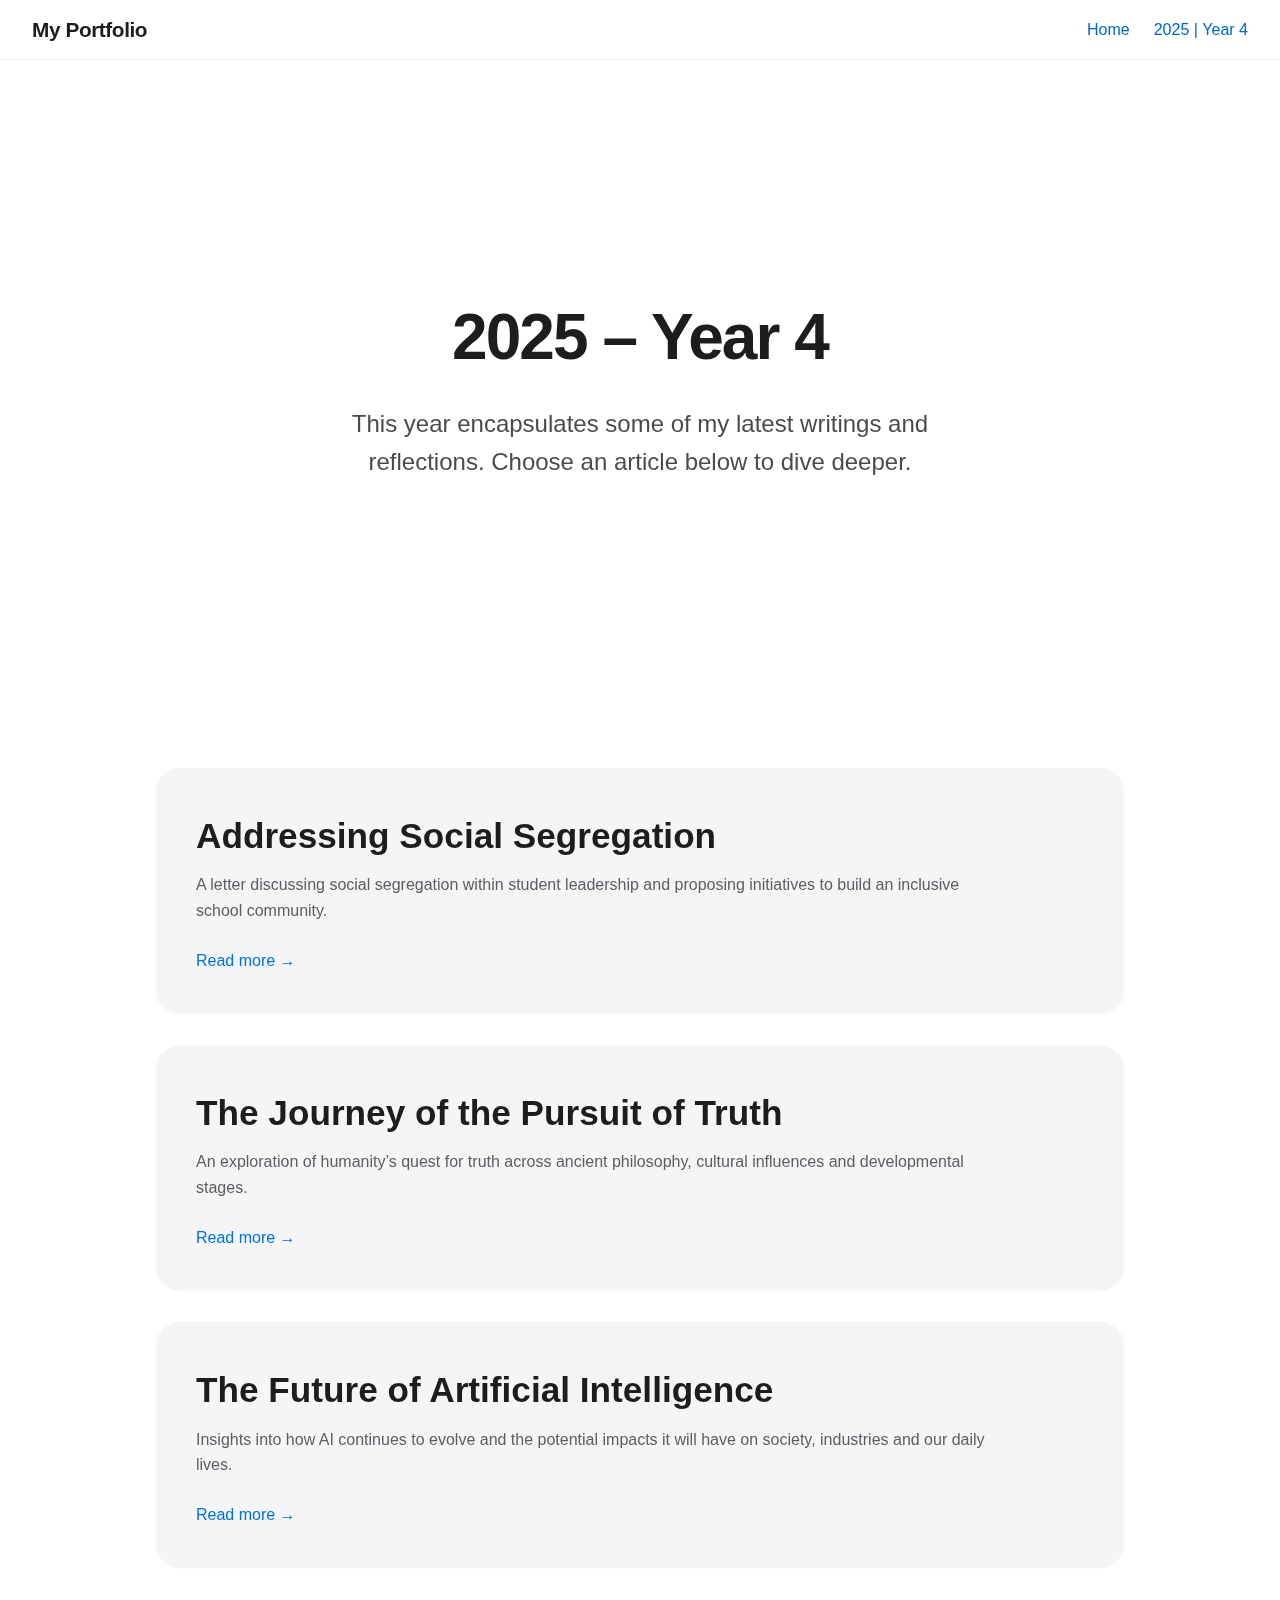
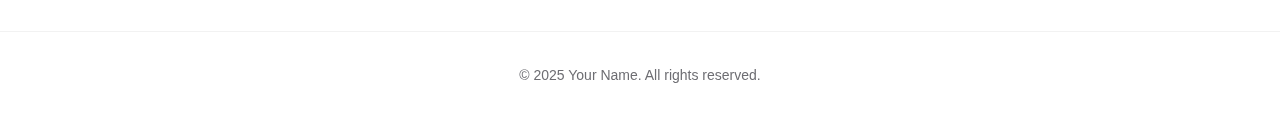
<file: year2025.html>
<!DOCTYPE html>
<html lang="en">
<head>
  <meta charset="UTF-8">
  <meta name="viewport" content="width=device-width, initial-scale=1.0">
  <title>2025 | Year 4</title>
  <link rel="stylesheet" href="style.css">
</head>
<body>
  <!-- Header -->
  <header>
    <div class="logo">My Portfolio</div>
    <nav>
      <ul>
        <li><a href="index.html">Home</a></li>
        <!-- Additional years can be linked here -->
        <li><a href="year2025.html">2025&nbsp;|&nbsp;Year&nbsp;4</a></li>
      </ul>
    </nav>
  </header>

  <!-- Hero Section for Year -->
  <section class="hero">
    <h1>2025 &ndash; Year&nbsp;4</h1>
    <p>This year encapsulates some of my latest writings and reflections. Choose an article below to dive deeper.</p>
  </section>

  <!-- List of Articles -->
  <section class="cards">
    <div class="card">
      <h2>Addressing Social Segregation</h2>
      <p>A letter discussing social segregation within student leadership and proposing initiatives to build an inclusive school community.</p>
      <a href="article1.html">Read more &rarr;</a>
    </div>
    <div class="card">
      <h2>The Journey of the Pursuit of Truth</h2>
      <p>An exploration of humanity&rsquo;s quest for truth across ancient philosophy, cultural influences and developmental stages.</p>
      <a href="article2.html">Read more &rarr;</a>
    </div>
    <div class="card">
      <h2>The Future of Artificial Intelligence</h2>
      <p>Insights into how AI continues to evolve and the potential impacts it will have on society, industries and our daily lives.</p>
      <a href="article3.html">Read more &rarr;</a>
    </div>
  </section>

  <footer>
    &copy; 2025 Your Name. All rights reserved.
  </footer>
</body>
</html>
</file>
<file: style.css>
/*
 * Custom Stylesheet
 *
 * This stylesheet defines the look and feel of the portfolio
 * website. It aims to emulate the clean, minimal aesthetic
 * commonly associated with Apple's marketing pages. The palette
 * relies on whites and subtle grays, with accent colours of
 * blue reminiscent of Apple's call‑to‑action buttons.
 */

/* Reset and base styles */
* {
  box-sizing: border-box;
  margin: 0;
  padding: 0;
}

body {
  font-family: -apple-system, BlinkMacSystemFont, "Helvetica Neue", Arial, sans-serif;
  background-color: #ffffff;
  color: #1d1d1f;
  line-height: 1.6;
}

/* Header bar */
header {
  position: fixed;
  top: 0;
  left: 0;
  width: 100%;
  height: 60px;
  background-color: rgba(255, 255, 255, 0.9);
  backdrop-filter: saturate(180%) blur(20px);
  border-bottom: 1px solid rgba(0, 0, 0, 0.05);
  display: flex;
  align-items: center;
  justify-content: space-between;
  padding: 0 2rem;
  z-index: 1000;
}

header .logo {
  font-size: 1.3rem;
  font-weight: 600;
  letter-spacing: -0.02em;
}

nav ul {
  list-style: none;
  display: flex;
  align-items: center;
}

nav li + li {
  margin-left: 1.5rem;
}

nav a {
  text-decoration: none;
  color: #0066cc;
  font-weight: 500;
  font-size: 1rem;
  transition: color 0.2s ease;
}

nav a:hover {
  color: #004a99;
  text-decoration: underline;
}

/* Hero sections */
.hero {
  display: flex;
  flex-direction: column;
  align-items: center;
  justify-content: center;
  min-height: 80vh;
  padding-top: 80px; /* Offset for fixed header */
  padding-left: 1rem;
  padding-right: 1rem;
  text-align: center;
}

.hero h1 {
  font-size: 3.2rem;
  font-weight: 600;
  letter-spacing: -0.03em;
  margin-bottom: 1rem;
}

.hero p {
  font-size: 1.25rem;
  max-width: 600px;
  margin-bottom: 2rem;
  color: #4b4b4f;
}

/* Button style */
.button {
  display: inline-block;
  background-color: #0071e3;
  color: #ffffff;
  padding: 0.75rem 1.75rem;
  border-radius: 12px;
  font-size: 1rem;
  font-weight: 500;
  text-decoration: none;
  transition: background-color 0.3s ease;
}

.button:hover {
  background-color: #005bb5;
}

/* Cards for listing articles */
.cards {
  display: flex;
  flex-direction: column;
  align-items: center;
  padding: 2rem 1rem 3rem;
  margin: 0 auto;
  max-width: 1000px;
}

.card {
  background-color: #f5f5f7;
  border-radius: 24px;
  padding: 2rem;
  margin: 1rem 0;
  width: 100%;
  box-shadow: 0 1px 3px rgba(0, 0, 0, 0.05);
}

.card h2 {
  font-size: 2rem;
  margin-bottom: 0.5rem;
}

.card p {
  font-size: 1rem;
  color: #5e5e62;
  margin-bottom: 1.5rem;
  max-width: 800px;
}

.card a {
  color: #0071e3;
  font-weight: 500;
  text-decoration: none;
  font-size: 1rem;
}

.card a:hover {
  text-decoration: underline;
}

/* Article content */
.article-content {
  max-width: 800px;
  margin: 0 auto;
  padding: 2rem 1rem 3rem;
}

.article-content h1 {
  font-size: 2.5rem;
  margin-bottom: 1rem;
}

.article-content p {
  font-size: 1.1rem;
  color: #4b4b4f;
  margin-bottom: 1.2rem;
}

footer {
  text-align: center;
  padding: 2rem 1rem;
  font-size: 0.875rem;
  color: #6e6e73;
  border-top: 1px solid rgba(0, 0, 0, 0.05);
}

@media (min-width: 768px) {
  .hero h1 {
    font-size: 4rem;
  }
  .hero p {
    font-size: 1.5rem;
  }
  .button {
    font-size: 1.1rem;
  }
  .card {
    padding: 2.5rem;
  }
  .card h2 {
    font-size: 2.2rem;
  }
  .article-content h1 {
    font-size: 3rem;
  }
  .article-content p {
    font-size: 1.2rem;
  }
}
</file>
